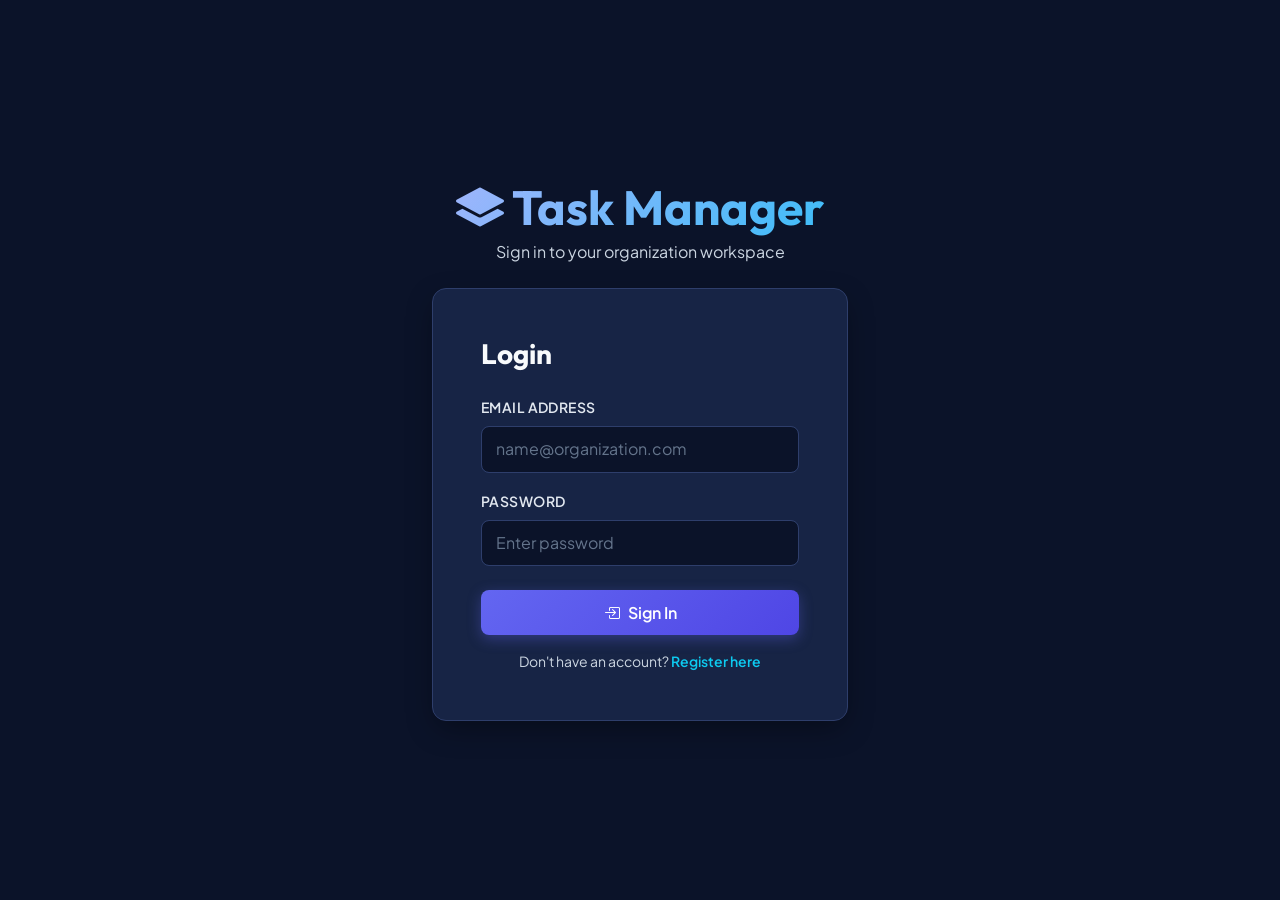
<file: TaskManager.Api/wwwroot/index.html>
<!DOCTYPE html>
<html lang="en">
<head>
  <meta charset="UTF-8">
  <meta name="viewport" content="width=device-width, initial-scale=1.0">
  <title>Task Manager</title>
  <script src="js/api.js"></script>
  <script>
    if (API.getToken()) {
      window.location.href = 'projects.html';
    } else {
      window.location.href = 'login.html';
    }
  </script>
</head>
<body style="background-color: #0f172a; color: #f8fafc; text-align: center; padding-top: 50px;">
  <p>Redirecting to Task Manager...</p>
</body>
</html>
</file>
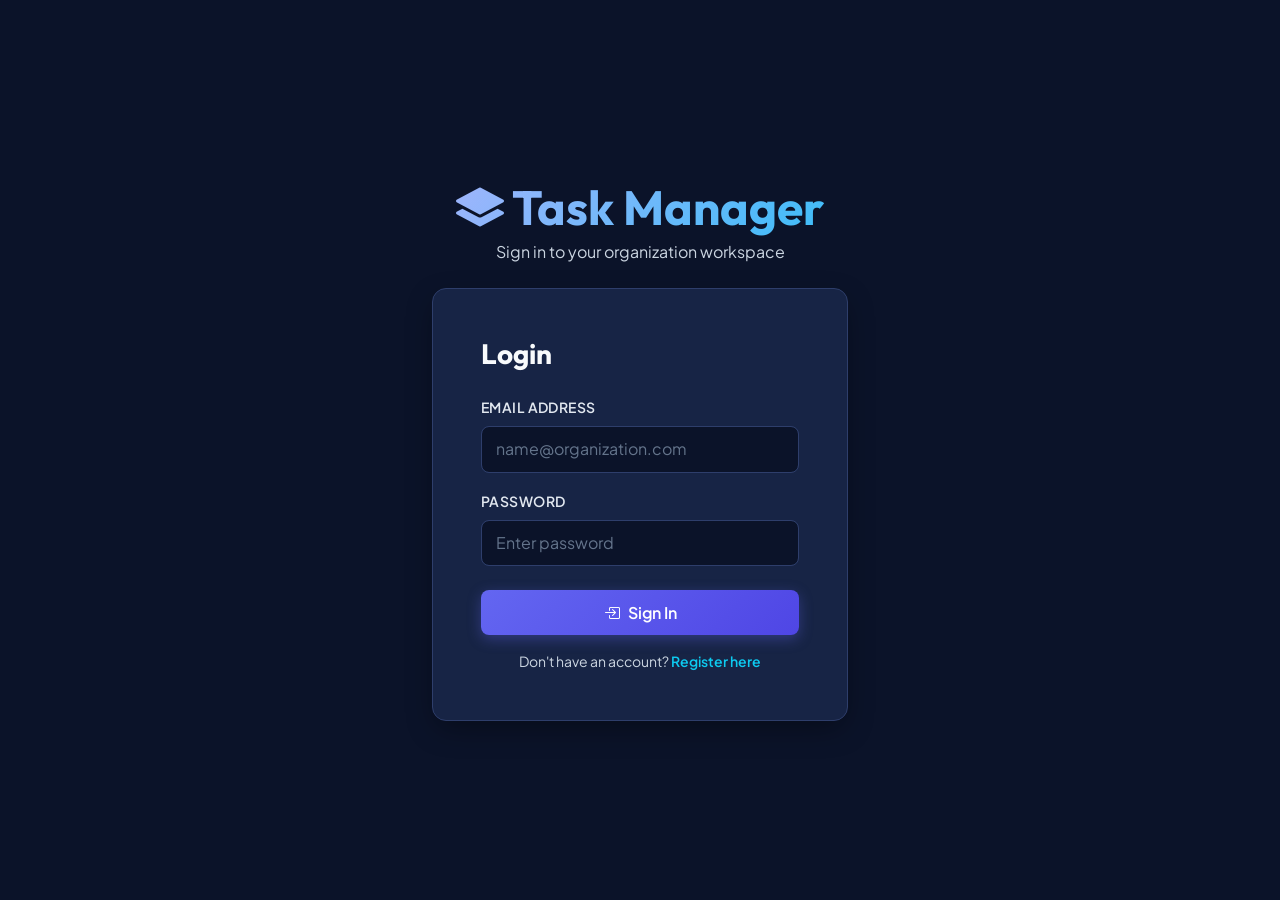
<file: TaskManager.Api/wwwroot/login.html>
<!DOCTYPE html>
<html lang="en">
<head>
  <meta charset="UTF-8">
  <meta name="viewport" content="width=device-width, initial-scale=1.0">
  <title>Login - Task Manager</title>
  <link href="https://cdn.jsdelivr.net/npm/bootstrap@5.3.2/dist/css/bootstrap.min.css" rel="stylesheet">
  <link href="https://cdn.jsdelivr.net/npm/bootstrap-icons@1.11.1/font/bootstrap-icons.css" rel="stylesheet">
  <link href="css/custom.css" rel="stylesheet">
</head>
<body class="d-flex align-items-center justify-content-center py-5">
  <div class="container" style="max-width: 440px;">
    <div class="text-center mb-4">
      <h1 class="brand-gradient display-5 fw-bold mb-1"><i class="bi bi-layers-fill me-2"></i>Task Manager</h1>
      <p class="text-muted">Sign in to your organization workspace</p>
    </div>

    <div class="card card-custom p-4 p-md-5">
      <h3 class="fw-bold mb-4">Login</h3>

      <form id="login-form">
        <div class="mb-3">
          <label for="email" class="form-label text-muted small fw-semibold">EMAIL ADDRESS</label>
          <input type="email" class="form-control form-control-custom" id="email" required placeholder="name@organization.com">
        </div>

        <div class="mb-4">
          <label for="password" class="form-label text-muted small fw-semibold">PASSWORD</label>
          <input type="password" class="form-control form-control-custom" id="password" required placeholder="Enter password">
        </div>

        <button type="submit" class="btn btn-primary-custom w-100 py-2.5 mb-3" id="login-btn">
          <span id="btn-text"><i class="bi bi-box-arrow-in-right me-2"></i>Sign In</span>
          <span id="btn-spinner" class="spinner-border spinner-border-sm d-none" role="status"></span>
        </button>

        <div class="text-center text-muted small">
          Don't have an account? <a href="register.html" class="text-info text-decoration-none fw-semibold">Register here</a>
        </div>
      </form>
    </div>
  </div>

  <div id="alert-container"></div>

  <script src="https://code.jquery.com/jquery-3.7.1.min.js"></script>
  <script src="https://cdn.jsdelivr.net/npm/bootstrap@5.3.2/dist/js/bootstrap.bundle.min.js"></script>
  <script src="js/api.js"></script>
  <script src="js/login.js"></script>
</body>
</html>
</file>
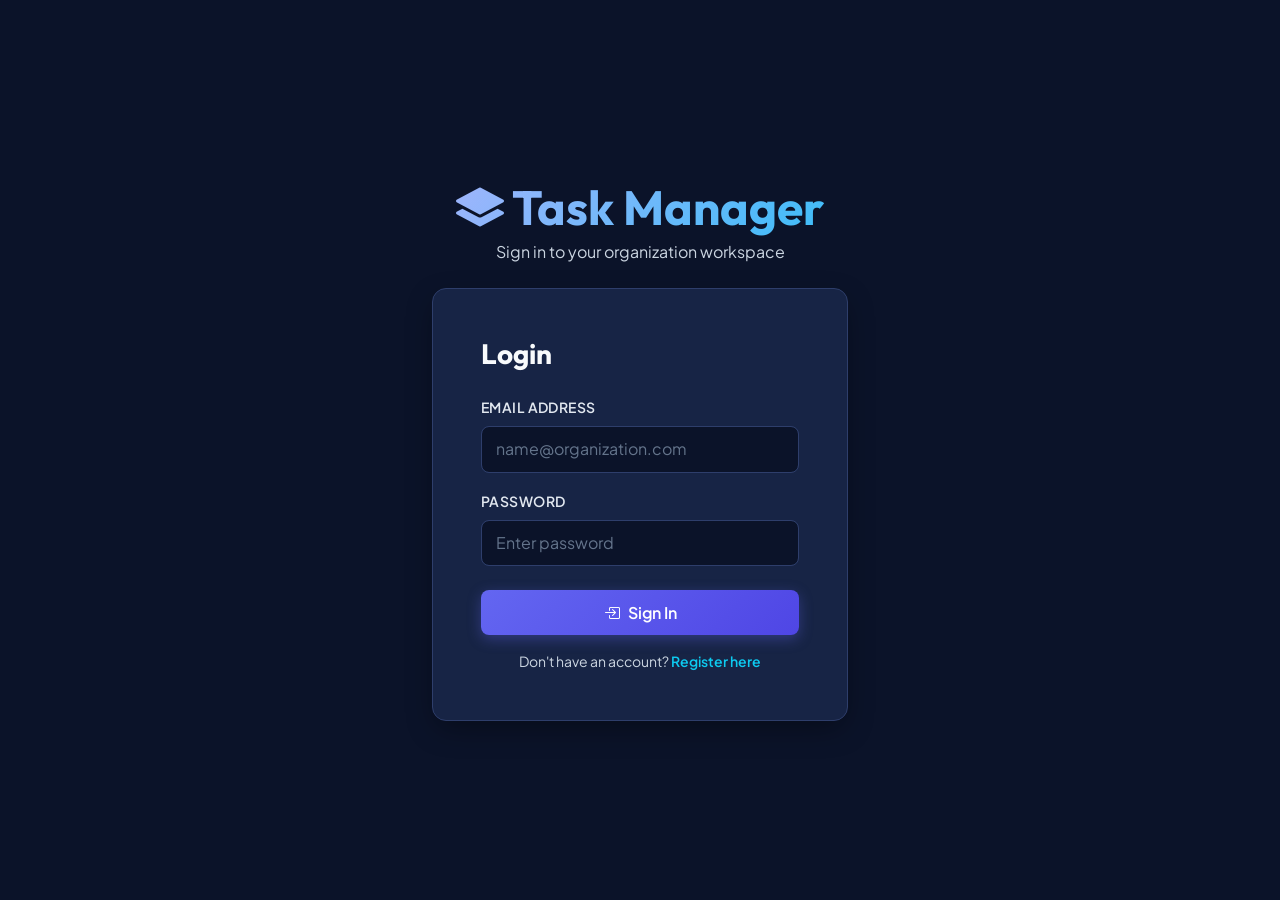
<file: TaskManager.Api/wwwroot/project-details.html>
<!DOCTYPE html>
<html lang="en">
<head>
  <meta charset="UTF-8">
  <meta name="viewport" content="width=device-width, initial-scale=1.0">
  <title>Project Workspace - Task Manager</title>
  <link href="https://cdn.jsdelivr.net/npm/bootstrap@5.3.2/dist/css/bootstrap.min.css" rel="stylesheet">
  <link href="https://cdn.jsdelivr.net/npm/bootstrap-icons@1.11.1/font/bootstrap-icons.css" rel="stylesheet">
  <link href="css/custom.css" rel="stylesheet">
</head>
<body>
  <!-- Navbar -->
  <nav class="navbar navbar-expand-lg sticky-top navbar-custom">
    <div class="container-fluid px-4">
      <a class="navbar-brand brand-gradient d-flex align-items-center gap-2" href="projects.html">
        <i class="bi bi-layers-fill fs-4"></i> Task Manager
      </a>

      <div class="d-flex align-items-center gap-3">
        <a href="projects.html" class="btn btn-outline-custom btn-sm"><i class="bi bi-arrow-left me-1"></i> Back to Projects</a>
        <div id="user-info-badge" class="d-none d-md-flex align-items-center gap-2 bg-dark px-3 py-1.5 rounded-pill border border-secondary text-muted small">
          <i class="bi bi-person-circle text-info"></i>
          <span id="nav-user-name" class="fw-semibold text-light">User</span>
          <span class="badge bg-indigo-900 text-indigo-300 border border-indigo-700" id="nav-user-role">Role</span>
        </div>
        <button id="logout-btn" class="btn btn-outline-custom btn-sm"><i class="bi bi-box-arrow-right me-1"></i>Logout</button>
      </div>
    </div>
  </nav>

  <!-- Main Container -->
  <div class="container py-5">

    <!-- Project Header Card -->
    <div class="card card-custom p-4 mb-4">
      <div class="d-flex flex-column flex-md-row justify-content-between align-items-start align-items-md-center gap-3">
        <div>
          <div class="d-flex align-items-center gap-3 mb-1">
            <h2 class="fw-bold mb-0" id="project-header-name">Loading Project...</h2>
            <span id="project-header-status"></span>
          </div>
          <p class="text-muted mb-2" id="project-header-desc">Please wait while project details are fetched.</p>
          <div class="d-flex flex-wrap align-items-center gap-4 text-muted small">
            <div><i class="bi bi-person-circle text-info me-1"></i> Owner: <strong id="project-header-owner" class="text-light">--</strong></div>
            <div><i class="bi bi-building text-secondary me-1"></i> Org ID: <code id="project-header-org" class="text-muted">--</code></div>
          </div>
        </div>

        <div class="d-flex gap-2">
          <button class="btn btn-outline-custom btn-sm" id="open-change-owner-modal-btn" data-bs-toggle="modal" data-bs-target="#changeOwnerModal">
            <i class="bi bi-person-gear me-1"></i> Transfer Ownership
          </button>
        </div>
      </div>
    </div>

    <!-- Navigation Tabs (Tasks / Members) -->
    <ul class="nav nav-tabs border-secondary mb-4" id="projectTabs" role="tablist">
      <li class="nav-item" role="presentation">
        <button class="nav-link active text-light fw-semibold px-4" id="tasks-tab" data-bs-toggle="tab" data-bs-target="#tasks-tab-pane" type="button" role="tab">
          <i class="bi bi-check2-square me-2"></i>Tasks (<span id="task-count">0</span>)
        </button>
      </li>
      <li class="nav-item" role="presentation">
        <button class="nav-link text-light fw-semibold px-4" id="members-tab" data-bs-toggle="tab" data-bs-target="#members-tab-pane" type="button" role="tab">
          <i class="bi bi-people me-2"></i>Project Members (<span id="member-count">0</span>)
        </button>
      </li>
    </ul>

    <div class="tab-content" id="projectTabsContent">

      <!-- ================= TASKS TAB ================= -->
      <div class="tab-pane fade show active" id="tasks-tab-pane" role="tabpanel" tabindex="0">
        <div class="d-flex flex-column flex-md-row justify-content-between align-items-md-center gap-3 mb-4">
          <div>
            <h4 class="fw-bold mb-1">Tasks List</h4>
            <p class="text-muted small mb-0">Manage tasks, assign team members, and update workflow statuses.</p>
          </div>
          <div>
            <button class="btn btn-primary-custom" id="open-create-task-btn" data-bs-toggle="modal" data-bs-target="#taskModal">
              <i class="bi bi-plus-lg me-1"></i> Create Task
            </button>
          </div>
        </div>

        <!-- Task Table Container -->
        <div class="card card-custom p-0 overflow-hidden">
          <div class="table-responsive">
            <table class="table table-custom mb-0 align-middle">
              <thead>
                <tr>
                  <th class="ps-4">Description</th>
                  <th>Status (Quick Update)</th>
                  <th>Priority</th>
                  <th>Assignee</th>
                  <th>Due Date</th>
                  <th class="text-end pe-4">Actions</th>
                </tr>
              </thead>
              <tbody id="tasks-table-body">
                <tr>
                  <td colspan="6" class="text-center py-4 text-muted">Loading tasks...</td>
                </tr>
              </tbody>
            </table>
          </div>
        </div>
      </div>

      <!-- ================= MEMBERS TAB ================= -->
      <div class="tab-pane fade" id="members-tab-pane" role="tabpanel" tabindex="0">
        <div class="d-flex flex-column flex-md-row justify-content-between align-items-md-center gap-3 mb-4">
          <div>
            <h4 class="fw-bold mb-1">Project Members</h4>
            <p class="text-muted small mb-0">Users assigned to collaborate on this project.</p>
          </div>
          <div>
            <button class="btn btn-primary-custom" data-bs-toggle="modal" data-bs-target="#addMemberModal">
              <i class="bi bi-person-plus me-1"></i> Add Member
            </button>
          </div>
        </div>

        <!-- Members Grid / List -->
        <div class="row g-3" id="members-grid">
          <div class="col-12 text-center py-4 text-muted">Loading members...</div>
        </div>
      </div>

    </div>
  </div>

  <!-- Create / Edit Task Modal -->
  <div class="modal fade" id="taskModal" tabindex="-1" aria-hidden="true">
    <div class="modal-dialog modal-dialog-centered">
      <div class="modal-content modal-content-custom">
        <div class="modal-header border-secondary">
          <h5 class="modal-title fw-bold" id="taskModalLabel">Create Task</h5>
          <button type="button" class="btn-close btn-close-white" data-bs-dismiss="modal" aria-label="Close"></button>
        </div>
        <form id="task-form">
          <div class="modal-body">
            <input type="hidden" id="task-id">

            <div class="mb-3">
              <label for="task-desc" class="form-label text-muted small fw-semibold">TASK DESCRIPTION *</label>
              <textarea class="form-control form-control-custom" id="task-desc" rows="3" required placeholder="Describe what needs to be done..."></textarea>
            </div>

            <div class="row g-3 mb-3">
              <div class="col-md-6">
                <label for="task-status" class="form-label text-muted small fw-semibold">STATUS *</label>
                <select class="form-select form-select-custom" id="task-status" required>
                  <option value="0">Todo</option>
                  <option value="1">In Progress</option>
                  <option value="2">Completed</option>
                  <option value="3">Cancelled</option>
                </select>
              </div>

              <div class="col-md-6">
                <label for="task-priority" class="form-label text-muted small fw-semibold">PRIORITY *</label>
                <select class="form-select form-select-custom" id="task-priority" required>
                  <option value="0">Medium</option>
                  <option value="1">Low</option>
                  <option value="2">High</option>
                  <option value="3">Critical</option>
                </select>
              </div>
            </div>

            <div class="mb-3">
              <label for="task-assignee-select" class="form-label text-muted small fw-semibold">ASSIGNEE (PROJECT MEMBER)</label>
              <select class="form-select form-select-custom" id="task-assignee-select">
                <option value="">-- Unassigned --</option>
              </select>
              <div class="form-text text-muted small mt-1">Select from current project members or enter custom User ID below if needed.</div>
            </div>

            <div class="mb-3">
              <label for="task-assignee-manual" class="form-label text-muted small fw-semibold">OR MANUAL USER GUID</label>
              <input type="text" class="form-control form-control-custom" id="task-assignee-manual" placeholder="e.g. 00000000-0000-0000-0000-000000000000">
            </div>

            <div class="mb-3">
              <label for="task-duedate" class="form-label text-muted small fw-semibold">DUE DATE (OPTIONAL)</label>
              <input type="date" class="form-control form-control-custom" id="task-duedate">
            </div>
          </div>

          <div class="modal-footer border-secondary">
            <button type="button" class="btn btn-outline-custom" data-bs-dismiss="modal">Cancel</button>
            <button type="submit" class="btn btn-primary-custom" id="save-task-btn">Save Task</button>
          </div>
        </form>
      </div>
    </div>
  </div>

  <!-- Reassign Task Modal -->
  <div class="modal fade" id="reassignTaskModal" tabindex="-1" aria-hidden="true">
    <div class="modal-dialog modal-dialog-centered modal-sm">
      <div class="modal-content modal-content-custom">
        <div class="modal-header border-secondary">
          <h5 class="modal-title fw-bold">Assign / Reassign Task</h5>
          <button type="button" class="btn-close btn-close-white" data-bs-dismiss="modal" aria-label="Close"></button>
        </div>
        <div class="modal-body">
          <input type="hidden" id="reassign-task-id">
          <div class="mb-3">
            <label for="reassign-member-select" class="form-label text-muted small fw-semibold">SELECT ASSIGNEE</label>
            <select class="form-select form-select-custom" id="reassign-member-select">
              <option value="">-- Unassigned (None) --</option>
            </select>
          </div>
          <div class="mb-3">
            <label for="reassign-manual-guid" class="form-label text-muted small fw-semibold">OR USER GUID</label>
            <input type="text" class="form-control form-control-custom" id="reassign-manual-guid" placeholder="User GUID">
          </div>
        </div>
        <div class="modal-footer border-secondary">
          <button type="button" class="btn btn-outline-custom btn-sm" data-bs-dismiss="modal">Cancel</button>
          <button type="button" class="btn btn-primary-custom btn-sm" id="confirm-reassign-btn">Save Assignment</button>
        </div>
      </div>
    </div>
  </div>

  <!-- Add Member Modal -->
  <div class="modal fade" id="addMemberModal" tabindex="-1" aria-hidden="true">
    <div class="modal-dialog modal-dialog-centered">
      <div class="modal-content modal-content-custom">
        <div class="modal-header border-secondary">
          <h5 class="modal-title fw-bold">Add Project Member</h5>
          <button type="button" class="btn-close btn-close-white" data-bs-dismiss="modal" aria-label="Close"></button>
        </div>
        <form id="add-member-form">
          <div class="modal-body">
            <div class="mb-3">
              <label for="new-member-userid" class="form-label text-muted small fw-semibold">USER ID (GUID) *</label>
              <input type="text" class="form-control form-control-custom" id="new-member-userid" required placeholder="User GUID belonging to your organization">
              <div class="form-text text-muted small">Must be a valid user GUID within the same organization.</div>
            </div>
          </div>
          <div class="modal-footer border-secondary">
            <button type="button" class="btn btn-outline-custom" data-bs-dismiss="modal">Cancel</button>
            <button type="submit" class="btn btn-primary-custom">Add Member</button>
          </div>
        </form>
      </div>
    </div>
  </div>

  <!-- Change Owner Modal -->
  <div class="modal fade" id="changeOwnerModal" tabindex="-1" aria-hidden="true">
    <div class="modal-dialog modal-dialog-centered">
      <div class="modal-content modal-content-custom">
        <div class="modal-header border-secondary">
          <h5 class="modal-title fw-bold">Transfer Project Ownership</h5>
          <button type="button" class="btn-close btn-close-white" data-bs-dismiss="modal" aria-label="Close"></button>
        </div>
        <form id="change-owner-form">
          <div class="modal-body">
            <div class="mb-3">
              <label for="new-owner-select" class="form-label text-muted small fw-semibold">SELECT FROM PROJECT MEMBERS</label>
              <select class="form-select form-select-custom" id="new-owner-select">
                <option value="">-- Choose Member --</option>
              </select>
            </div>
            <div class="mb-3">
              <label for="new-owner-userid" class="form-label text-muted small fw-semibold">OR ENTER USER ID (GUID) *</label>
              <input type="text" class="form-control form-control-custom" id="new-owner-userid" placeholder="User GUID in organization">
            </div>
          </div>
          <div class="modal-footer border-secondary">
            <button type="button" class="btn btn-outline-custom" data-bs-dismiss="modal">Cancel</button>
            <button type="submit" class="btn btn-primary-custom">Transfer Ownership</button>
          </div>
        </form>
      </div>
    </div>
  </div>

  <!-- Delete Task Modal -->
  <div class="modal fade" id="deleteTaskModal" tabindex="-1" aria-hidden="true">
    <div class="modal-dialog modal-dialog-centered modal-sm">
      <div class="modal-content modal-content-custom text-center p-3">
        <div class="modal-body">
          <i class="bi bi-exclamation-triangle text-danger display-4"></i>
          <h5 class="fw-bold mt-3">Delete Task?</h5>
          <p class="text-muted small">Are you sure you want to delete this task? (Requires Admin or Manager role)</p>
          <div class="d-flex justify-content-center gap-2 mt-4">
            <button type="button" class="btn btn-outline-custom btn-sm" data-bs-dismiss="modal">Cancel</button>
            <button type="button" class="btn btn-danger btn-sm px-3" id="confirm-delete-task-btn">Delete</button>
          </div>
        </div>
      </div>
    </div>
  </div>

  <!-- Remove Member Modal -->
  <div class="modal fade" id="removeMemberModal" tabindex="-1" aria-hidden="true">
    <div class="modal-dialog modal-dialog-centered modal-sm">
      <div class="modal-content modal-content-custom text-center p-3">
        <div class="modal-body">
          <i class="bi bi-person-x text-warning display-4"></i>
          <h5 class="fw-bold mt-3">Remove Member?</h5>
          <p class="text-muted small">Remove user from this project? (Requires Admin or Manager role)</p>
          <div class="d-flex justify-content-center gap-2 mt-4">
            <button type="button" class="btn btn-outline-custom btn-sm" data-bs-dismiss="modal">Cancel</button>
            <button type="button" class="btn btn-warning btn-sm px-3" id="confirm-remove-member-btn">Remove</button>
          </div>
        </div>
      </div>
    </div>
  </div>

  <div id="alert-container"></div>

  <script src="https://code.jquery.com/jquery-3.7.1.min.js"></script>
  <script src="https://cdn.jsdelivr.net/npm/bootstrap@5.3.2/dist/js/bootstrap.bundle.min.js"></script>
  <script src="js/api.js"></script>
  <script src="js/project-details.js"></script>
</body>
</html>
</file>
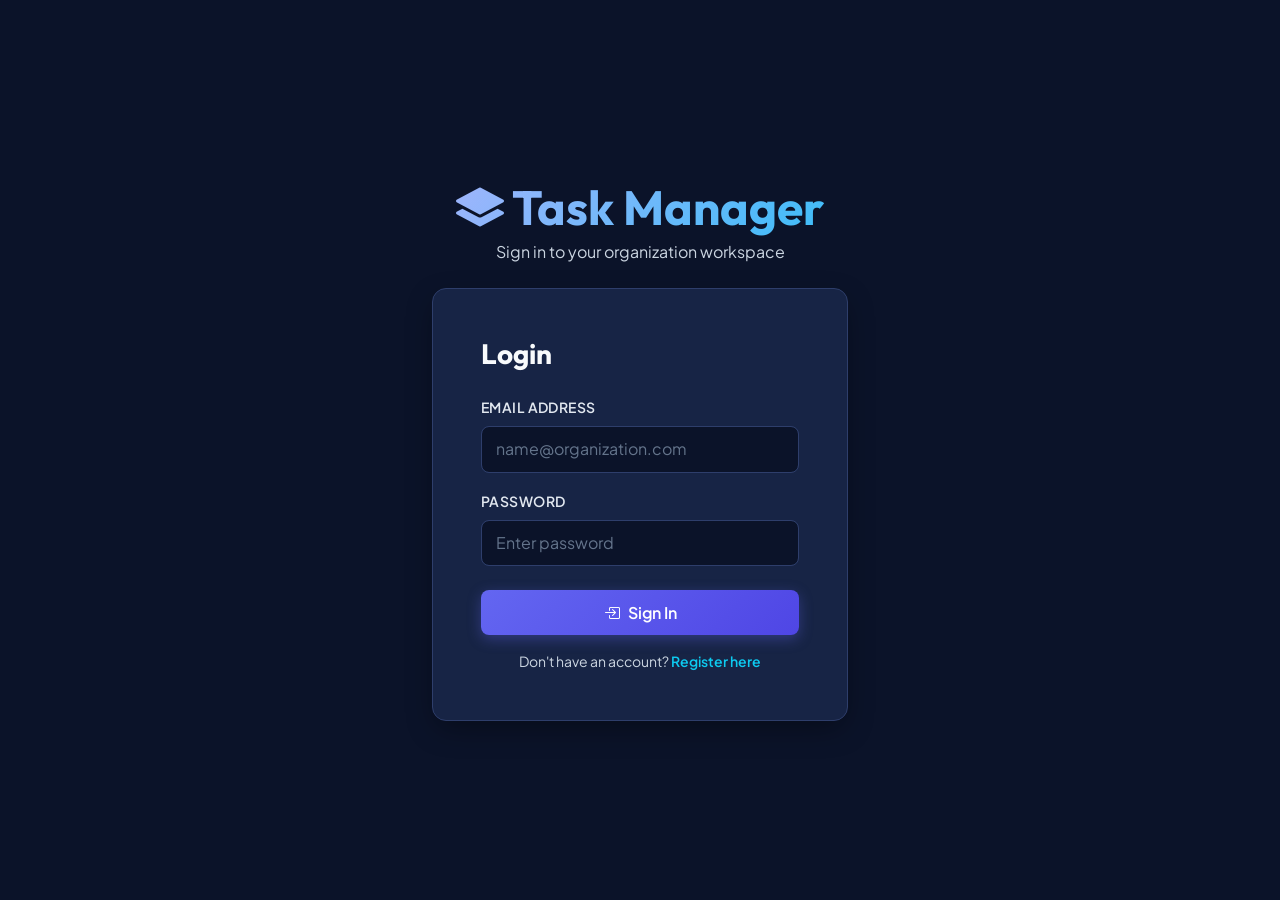
<file: TaskManager.Api/wwwroot/projects.html>
<!DOCTYPE html>
<html lang="en">
<head>
  <meta charset="UTF-8">
  <meta name="viewport" content="width=device-width, initial-scale=1.0">
  <title>Projects - Task Manager</title>
  <link href="https://cdn.jsdelivr.net/npm/bootstrap@5.3.2/dist/css/bootstrap.min.css" rel="stylesheet">
  <link href="https://cdn.jsdelivr.net/npm/bootstrap-icons@1.11.1/font/bootstrap-icons.css" rel="stylesheet">
  <link href="css/custom.css" rel="stylesheet">
</head>
<body>
  <!-- Navbar -->
  <nav class="navbar navbar-expand-lg sticky-top navbar-custom">
    <div class="container-fluid px-4">
      <a class="navbar-brand brand-gradient d-flex align-items-center gap-2" href="projects.html">
        <i class="bi bi-layers-fill fs-4"></i> Task Manager
      </a>

      <div class="d-flex align-items-center gap-3">
        <div id="user-info-badge" class="d-none d-md-flex align-items-center gap-2 bg-dark px-3 py-1.5 rounded-pill border border-secondary text-muted small">
          <i class="bi bi-person-circle text-info"></i>
          <span id="nav-user-name" class="fw-semibold text-light">User</span>
          <span class="badge bg-indigo-900 text-indigo-300 border border-indigo-700" id="nav-user-role">Role</span>
        </div>
        <button id="logout-btn" class="btn btn-outline-custom btn-sm"><i class="bi bi-box-arrow-right me-1"></i>Logout</button>
      </div>
    </div>
  </nav>

  <!-- Main Container -->
  <div class="container py-5">
    <div class="d-flex flex-column flex-md-row justify-content-between align-items-md-center gap-3 mb-4">
      <div>
        <h2 class="fw-bold mb-1">Organization Projects</h2>
        <p class="text-muted mb-0">Manage projects, team assignments, and task progress across your tenant.</p>
      </div>

      <div>
        <button class="btn btn-primary-custom" id="open-create-modal-btn" data-bs-toggle="modal" data-bs-target="#projectModal">
          <i class="bi bi-plus-lg me-1"></i> Create Project
        </button>
      </div>
    </div>

    <!-- Alert / Info Notice -->
    <div class="alert alert-dark border-secondary text-muted small d-flex align-items-center gap-2 mb-4">
      <i class="bi bi-shield-lock text-warning fs-5"></i>
      <div>
        <strong>Role-Based Access:</strong> Admin and Manager roles can create/update projects and manage members. Admin role can delete projects. If a Member token performs restricted actions, server-side authorization will return a <span class="badge bg-danger">403 Forbidden</span> error.
      </div>
    </div>

    <!-- Projects Grid Container -->
    <div id="projects-loading" class="text-center py-5">
      <div class="spinner-border text-indigo" role="status"></div>
      <p class="text-muted mt-2">Loading projects...</p>
    </div>

    <div id="projects-empty" class="text-center py-5 d-none">
      <i class="bi bi-folder-x display-3 text-muted"></i>
      <h4 class="mt-3 text-muted">No projects found</h4>
      <p class="text-muted">Click "Create Project" to get started.</p>
    </div>

    <div id="projects-grid" class="row g-4"></div>
  </div>

  <!-- Create / Edit Project Modal -->
  <div class="modal fade" id="projectModal" tabindex="-1" aria-labelledby="projectModalLabel" aria-hidden="true">
    <div class="modal-dialog modal-dialog-centered">
      <div class="modal-content modal-content-custom">
        <div class="modal-header border-secondary">
          <h5 class="modal-title fw-bold" id="projectModalLabel">Create Project</h5>
          <button type="button" class="btn-close btn-close-white" data-bs-dismiss="modal" aria-label="Close"></button>
        </div>

        <form id="project-form">
          <div class="modal-body">
            <input type="hidden" id="project-id">

            <div class="mb-3">
              <label for="project-name" class="form-label text-muted small fw-semibold">PROJECT NAME *</label>
              <input type="text" class="form-control form-control-custom" id="project-name" required placeholder="e.g. Q4 Platform Redesign">
            </div>

            <div class="mb-3">
              <label for="project-desc" class="form-label text-muted small fw-semibold">DESCRIPTION</label>
              <textarea class="form-control form-control-custom" id="project-desc" rows="3" placeholder="Project goals and scope summary..."></textarea>
            </div>

            <div class="mb-3">
              <label for="project-status" class="form-label text-muted small fw-semibold">STATUS *</label>
              <select class="form-select form-select-custom" id="project-status" required>
                <option value="0">Active</option>
                <option value="1">Completed</option>
                <option value="2">Archived</option>
              </select>
            </div>

            <div class="mb-3">
              <label for="project-owner-id" class="form-label text-muted small fw-semibold">OWNER USER ID (GUID) *</label>
              <input type="text" class="form-control form-control-custom" id="project-owner-id" required placeholder="Owner User GUID (defaults to logged in user)">
            </div>
          </div>

          <div class="modal-footer border-secondary">
            <button type="button" class="btn btn-outline-custom" data-bs-dismiss="modal">Cancel</button>
            <button type="submit" class="btn btn-primary-custom" id="save-project-btn">Save Project</button>
          </div>
        </form>
      </div>
    </div>
  </div>

  <!-- Delete Confirmation Modal -->
  <div class="modal fade" id="deleteProjectModal" tabindex="-1" aria-hidden="true">
    <div class="modal-dialog modal-dialog-centered modal-sm">
      <div class="modal-content modal-content-custom text-center p-3">
        <div class="modal-body">
          <i class="bi bi-exclamation-triangle text-danger display-4"></i>
          <h5 class="fw-bold mt-3">Delete Project?</h5>
          <p class="text-muted small">This action cannot be undone. Requires Admin role.</p>
          <div class="d-flex justify-content-center gap-2 mt-4">
            <button type="button" class="btn btn-outline-custom btn-sm" data-bs-dismiss="modal">Cancel</button>
            <button type="button" class="btn btn-danger btn-sm px-3" id="confirm-delete-project-btn">Delete</button>
          </div>
        </div>
      </div>
    </div>
  </div>

  <div id="alert-container"></div>

  <script src="https://code.jquery.com/jquery-3.7.1.min.js"></script>
  <script src="https://cdn.jsdelivr.net/npm/bootstrap@5.3.2/dist/js/bootstrap.bundle.min.js"></script>
  <script src="js/api.js"></script>
  <script src="js/projects.js"></script>
</body>
</html>
</file>
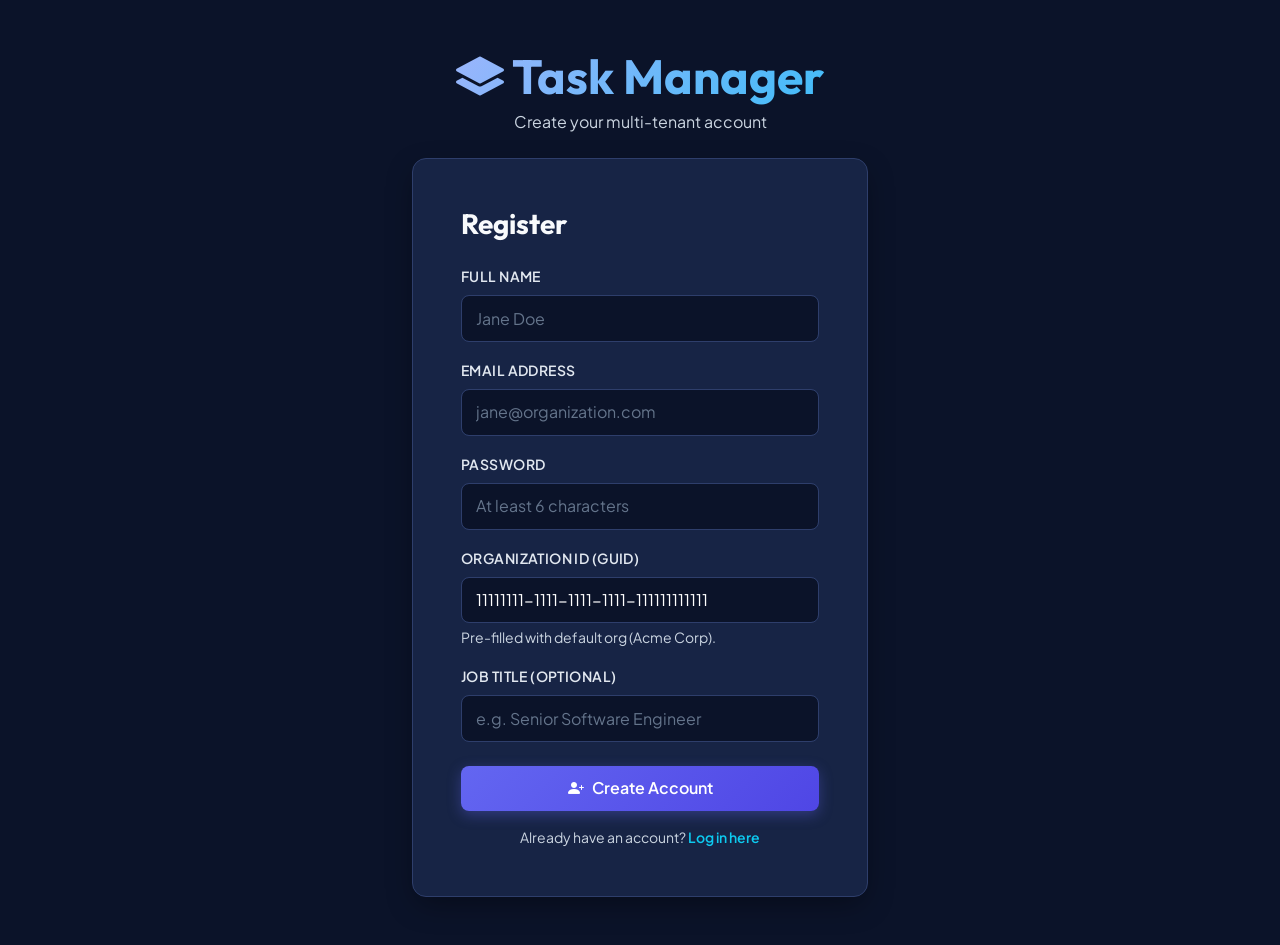
<file: TaskManager.Api/wwwroot/register.html>
<!DOCTYPE html>
<html lang="en">
<head>
  <meta charset="UTF-8">
  <meta name="viewport" content="width=device-width, initial-scale=1.0">
  <title>Register - Task Manager</title>
  <link href="https://cdn.jsdelivr.net/npm/bootstrap@5.3.2/dist/css/bootstrap.min.css" rel="stylesheet">
  <link href="https://cdn.jsdelivr.net/npm/bootstrap-icons@1.11.1/font/bootstrap-icons.css" rel="stylesheet">
  <link href="css/custom.css" rel="stylesheet">
</head>
<body class="d-flex align-items-center justify-content-center py-5">
  <div class="container" style="max-width: 480px;">
    <div class="text-center mb-4">
      <h1 class="brand-gradient display-5 fw-bold mb-1"><i class="bi bi-layers-fill me-2"></i>Task Manager</h1>
      <p class="text-muted">Create your multi-tenant account</p>
    </div>

    <div class="card card-custom p-4 p-md-5">
      <h3 class="fw-bold mb-4">Register</h3>

      <form id="register-form">
        <div class="mb-3">
          <label for="name" class="form-label text-muted small fw-semibold">FULL NAME</label>
          <input type="text" class="form-control form-control-custom" id="name" required placeholder="Jane Doe">
        </div>

        <div class="mb-3">
          <label for="email" class="form-label text-muted small fw-semibold">EMAIL ADDRESS</label>
          <input type="email" class="form-control form-control-custom" id="email" required placeholder="jane@organization.com">
        </div>

        <div class="mb-3">
          <label for="password" class="form-label text-muted small fw-semibold">PASSWORD</label>
          <input type="password" class="form-control form-control-custom" id="password" required minlength="6" placeholder="At least 6 characters">
        </div>

        <div class="mb-3">
          <label for="organizationId" class="form-label text-muted small fw-semibold">ORGANIZATION ID (GUID)</label>
          <input type="text" class="form-control form-control-custom" id="organizationId" required value="11111111-1111-1111-1111-111111111111" placeholder="e.g. 11111111-1111-1111-1111-111111111111">
          <div class="form-text text-muted small">Pre-filled with default org (Acme Corp).</div>
        </div>

        <div class="mb-4">
          <label for="jobTitle" class="form-label text-muted small fw-semibold">JOB TITLE (OPTIONAL)</label>
          <input type="text" class="form-control form-control-custom" id="jobTitle" placeholder="e.g. Senior Software Engineer">
        </div>

        <button type="submit" class="btn btn-primary-custom w-100 py-2.5 mb-3" id="register-btn">
          <span id="btn-text"><i class="bi bi-person-plus-fill me-2"></i>Create Account</span>
          <span id="btn-spinner" class="spinner-border spinner-border-sm d-none" role="status"></span>
        </button>

        <div class="text-center text-muted small">
          Already have an account? <a href="login.html" class="text-info text-decoration-none fw-semibold">Log in here</a>
        </div>
      </form>
    </div>
  </div>

  <div id="alert-container"></div>

  <script src="https://code.jquery.com/jquery-3.7.1.min.js"></script>
  <script src="https://cdn.jsdelivr.net/npm/bootstrap@5.3.2/dist/js/bootstrap.bundle.min.js"></script>
  <script src="js/api.js"></script>
  <script src="js/register.js"></script>
</body>
</html>
</file>
<file: TaskManager.Api/wwwroot/css/custom.css>
@import url('https://fonts.googleapis.com/css2?family=Outfit:wght@400;500;600;700&family=Plus+Jakarta+Sans:wght@400;500;600;700&display=swap');

:root {
  --bg-dark: #0b1329;
  --bg-card: #172445;
  --bg-card-hover: #1e2d54;
  --border-color: #2e3e6b;
  --text-primary: #f8fafc;
  --text-muted: #cbd5e1; /* High contrast light slate grey */
  --text-subtle: #94a3b8;
  --accent-primary: #6366f1;
  --accent-primary-hover: #4f46e5;
  --accent-secondary: #38bdf8;
  --accent-success: #10b981;
  --accent-warning: #f59e0b;
  --accent-danger: #f87171;
}

body {
  font-family: 'Plus Jakarta Sans', sans-serif;
  background-color: var(--bg-dark);
  color: var(--text-primary);
  min-height: 100vh;
}

h1, h2, h3, h4, h5, h6, .navbar-brand {
  font-family: 'Outfit', sans-serif;
  color: var(--text-primary);
}

/* Force override Bootstrap text-muted for high contrast */
.text-muted {
  color: var(--text-muted) !important;
}

.text-subtle {
  color: var(--text-subtle) !important;
}

.form-text {
  color: var(--text-muted) !important;
}

.form-label, label {
  color: #e2e8f0 !important;
  font-weight: 600;
  letter-spacing: 0.03em;
}

/* Navbar */
.navbar-custom {
  background-color: rgba(23, 36, 69, 0.95);
  backdrop-filter: blur(12px);
  border-bottom: 1px solid var(--border-color);
}

.navbar-brand {
  font-weight: 700;
  letter-spacing: -0.5px;
}

.brand-gradient {
  background: linear-gradient(135deg, #a5b4fc 0%, #38bdf8 100%);
  -webkit-background-clip: text;
  -webkit-text-fill-color: transparent;
}

/* Cards & Modals */
.card-custom {
  background-color: var(--bg-card);
  border: 1px solid var(--border-color);
  border-radius: 14px;
  box-shadow: 0 10px 30px -5px rgba(0, 0, 0, 0.4);
  transition: transform 0.2s ease, border-color 0.2s ease, box-shadow 0.2s ease;
  color: var(--text-primary);
}

.card-custom:hover {
  border-color: rgba(99, 102, 241, 0.6);
  box-shadow: 0 12px 35px -5px rgba(99, 102, 241, 0.2);
}

.modal-content-custom {
  background-color: var(--bg-card);
  border: 1px solid var(--border-color);
  color: var(--text-primary);
  border-radius: 16px;
  box-shadow: 0 25px 50px -12px rgba(0, 0, 0, 0.6);
}

/* Form inputs & select dropdowns */
.form-control-custom, .form-select-custom {
  background-color: #0b1329 !important;
  border: 1px solid var(--border-color) !important;
  color: #ffffff !important;
  border-radius: 8px;
  padding: 0.65rem 0.9rem;
}

.form-control-custom::placeholder {
  color: #64748b !important;
  opacity: 1;
}

.form-control-custom:focus, .form-select-custom:focus {
  background-color: #0b1329 !important;
  border-color: var(--accent-primary) !important;
  color: #ffffff !important;
  box-shadow: 0 0 0 3px rgba(99, 102, 241, 0.3) !important;
}

/* Fix dropdown options dark background and white text */
.form-select-custom option {
  background-color: #172445 !important;
  color: #ffffff !important;
  padding: 8px;
}

/* Buttons */
.btn-primary-custom {
  background: linear-gradient(135deg, #6366f1 0%, #4f46e5 100%);
  border: none;
  color: #ffffff !important;
  font-weight: 600;
  padding: 0.65rem 1.25rem;
  border-radius: 8px;
  box-shadow: 0 4px 14px rgba(99, 102, 241, 0.35);
  transition: all 0.2s ease;
}

.btn-primary-custom:hover {
  opacity: 0.95;
  transform: translateY(-1px);
  box-shadow: 0 6px 20px rgba(99, 102, 241, 0.5);
  color: #ffffff !important;
}

.btn-outline-custom {
  background: rgba(255, 255, 255, 0.03);
  border: 1px solid var(--border-color);
  color: #f1f5f9 !important;
  border-radius: 8px;
  padding: 0.5rem 1rem;
  font-weight: 500;
  transition: all 0.2s ease;
}

.btn-outline-custom:hover {
  background: var(--bg-card-hover);
  border-color: #475569;
  color: #ffffff !important;
}

/* Status Badges */
.badge-status {
  font-size: 0.75rem;
  font-weight: 700;
  padding: 0.4em 0.85em;
  border-radius: 20px;
  text-transform: uppercase;
  letter-spacing: 0.5px;
}

.badge-todo { background-color: rgba(148, 163, 184, 0.25); color: #e2e8f0; border: 1px solid rgba(148, 163, 184, 0.4); }
.badge-inprogress { background-color: rgba(56, 189, 248, 0.25); color: #7dd3fc; border: 1px solid rgba(56, 189, 248, 0.4); }
.badge-completed { background-color: rgba(16, 185, 129, 0.25); color: #6ee7b7; border: 1px solid rgba(16, 185, 129, 0.4); }
.badge-cancelled { background-color: rgba(239, 68, 68, 0.25); color: #fca5a5; border: 1px solid rgba(239, 68, 68, 0.4); }

/* Priority Badges */
.badge-low { background: rgba(59, 130, 246, 0.25); color: #93c5fd; font-weight: 600; }
.badge-medium { background: rgba(245, 158, 11, 0.25); color: #fde047; font-weight: 600; }
.badge-high { background: rgba(249, 115, 22, 0.25); color: #fdba74; font-weight: 600; }
.badge-critical { background: rgba(239, 68, 68, 0.3); color: #fca5a5; font-weight: 700; border: 1px solid rgba(239, 68, 68, 0.5); }

/* Tables */
.table-custom {
  color: var(--text-primary) !important;
  border-color: var(--border-color) !important;
}

.table-custom th {
  background-color: #0b1329 !important;
  border-bottom: 2px solid var(--border-color) !important;
  color: #e2e8f0 !important;
  font-size: 0.8rem;
  font-weight: 700;
  text-transform: uppercase;
  letter-spacing: 0.05em;
  padding: 1rem 0.75rem;
}

.table-custom td {
  vertical-align: middle;
  border-bottom: 1px solid var(--border-color) !important;
  color: var(--text-primary) !important;
  padding: 1rem 0.75rem;
}

/* Nav Tabs */
.nav-tabs .nav-link {
  border: none;
  border-bottom: 2px solid transparent;
  color: var(--text-muted) !important;
  transition: all 0.2s ease;
}

.nav-tabs .nav-link:hover {
  border-color: transparent;
  color: #ffffff !important;
}

.nav-tabs .nav-link.active {
  background-color: transparent !important;
  border-bottom: 2px solid var(--accent-primary) !important;
  color: #ffffff !important;
}

/* Alert Notice styling */
.alert-dark {
  background-color: #111c38 !important;
  border-color: var(--border-color) !important;
  color: var(--text-muted) !important;
}

/* Alert Container */
#alert-container {
  position: fixed;
  top: 80px;
  right: 20px;
  z-index: 9999;
  max-width: 440px;
}
</file>
